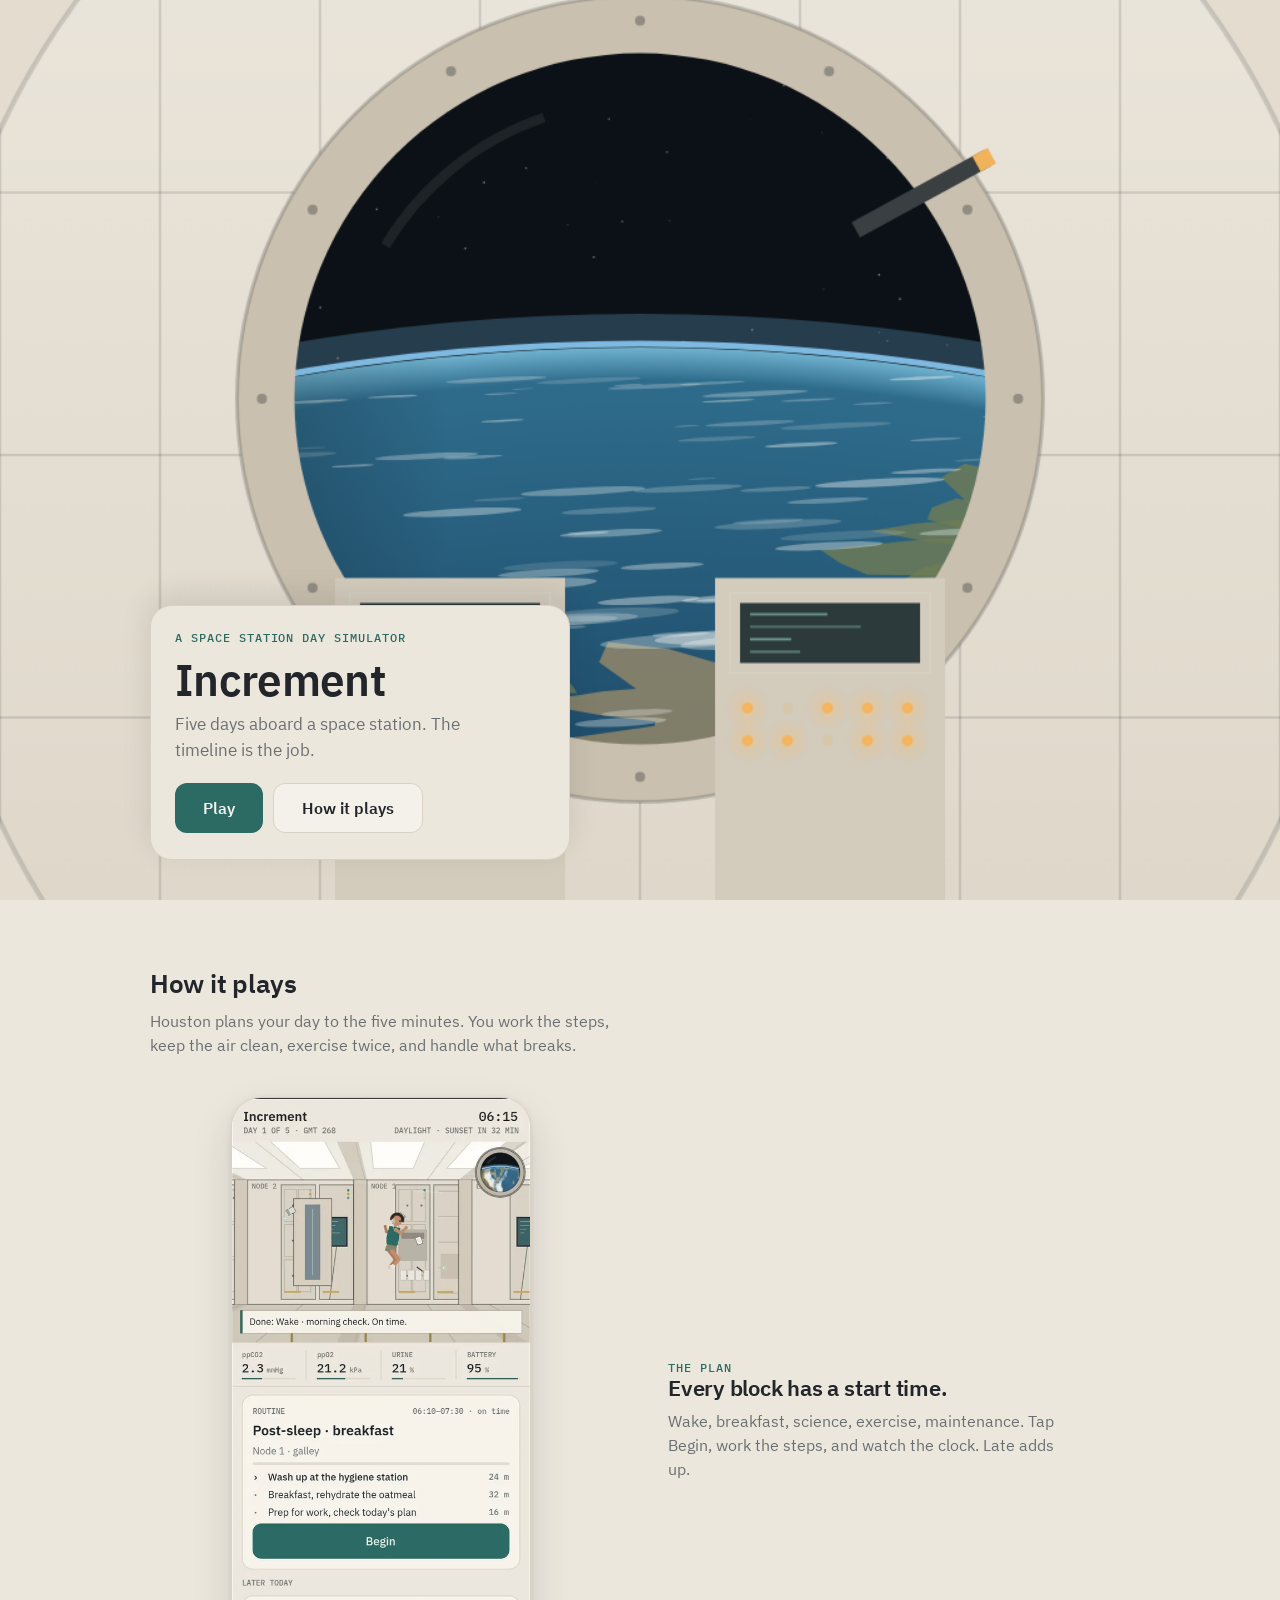
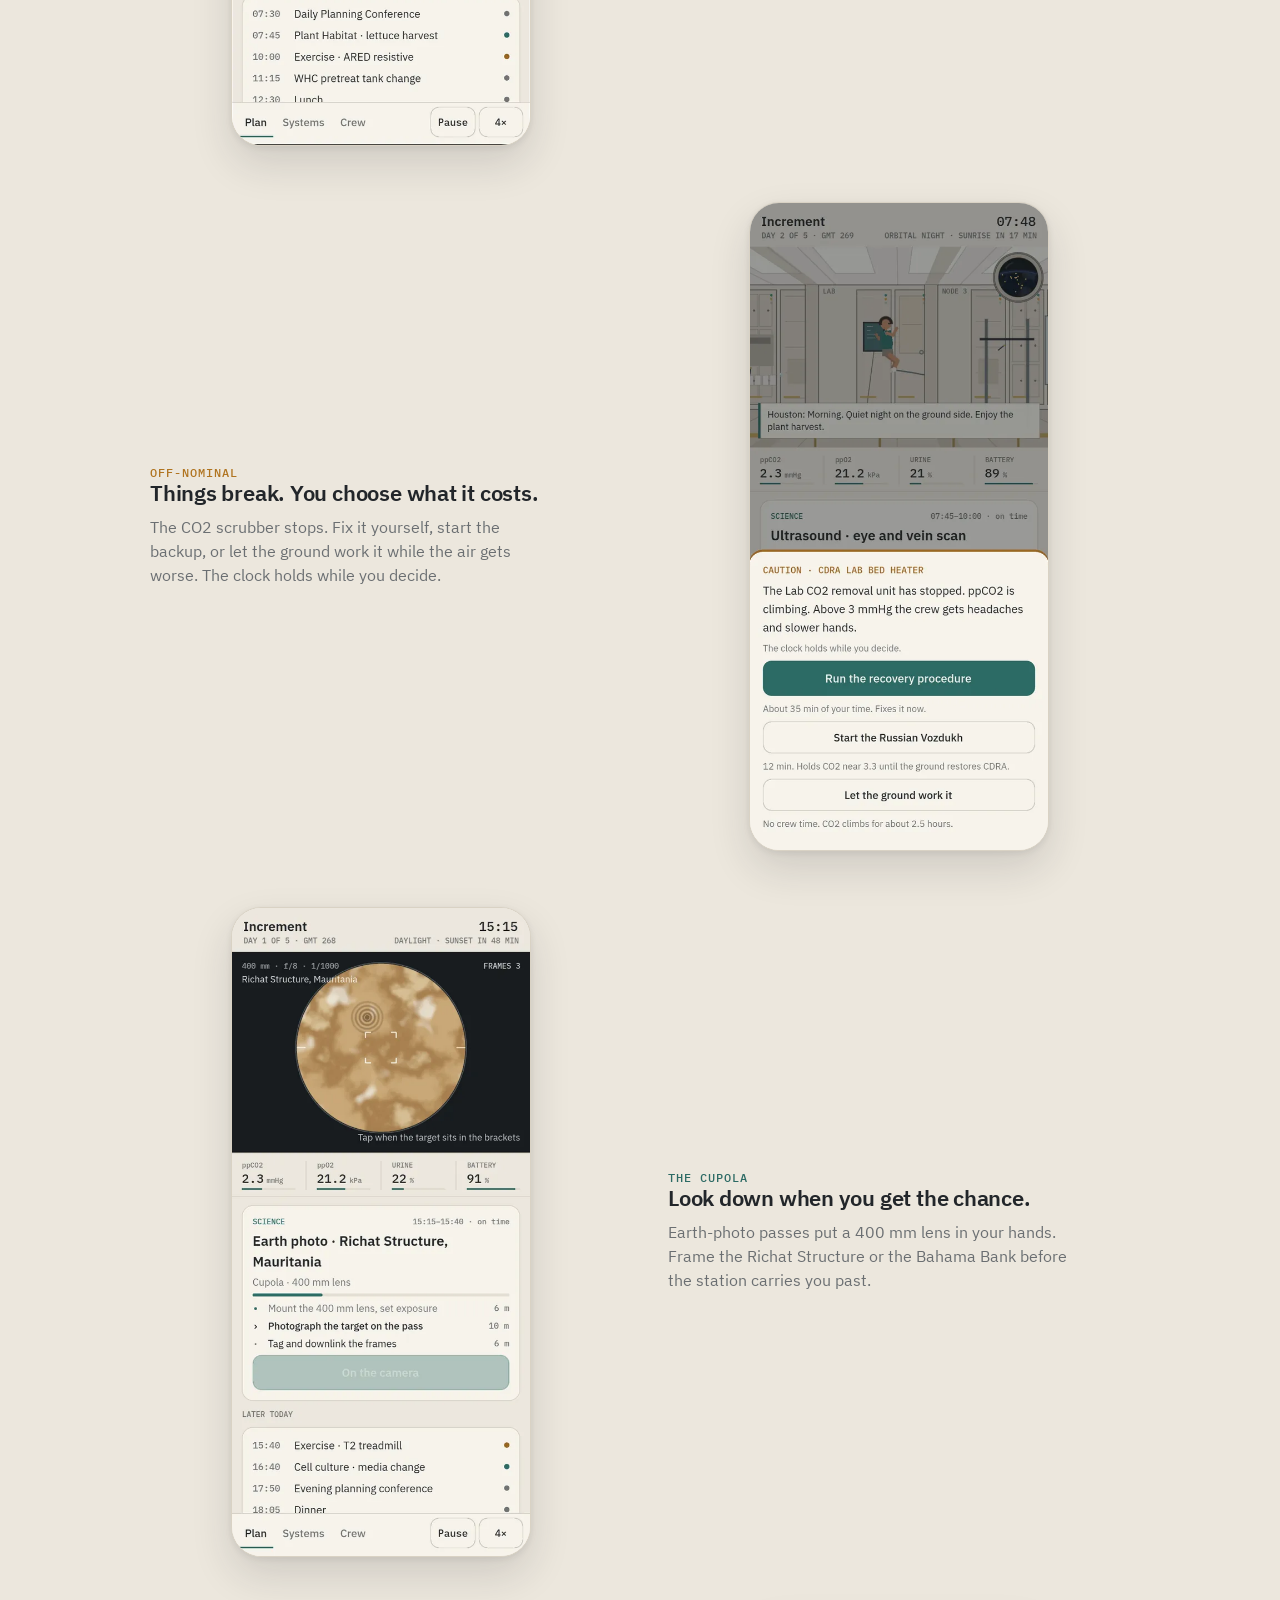
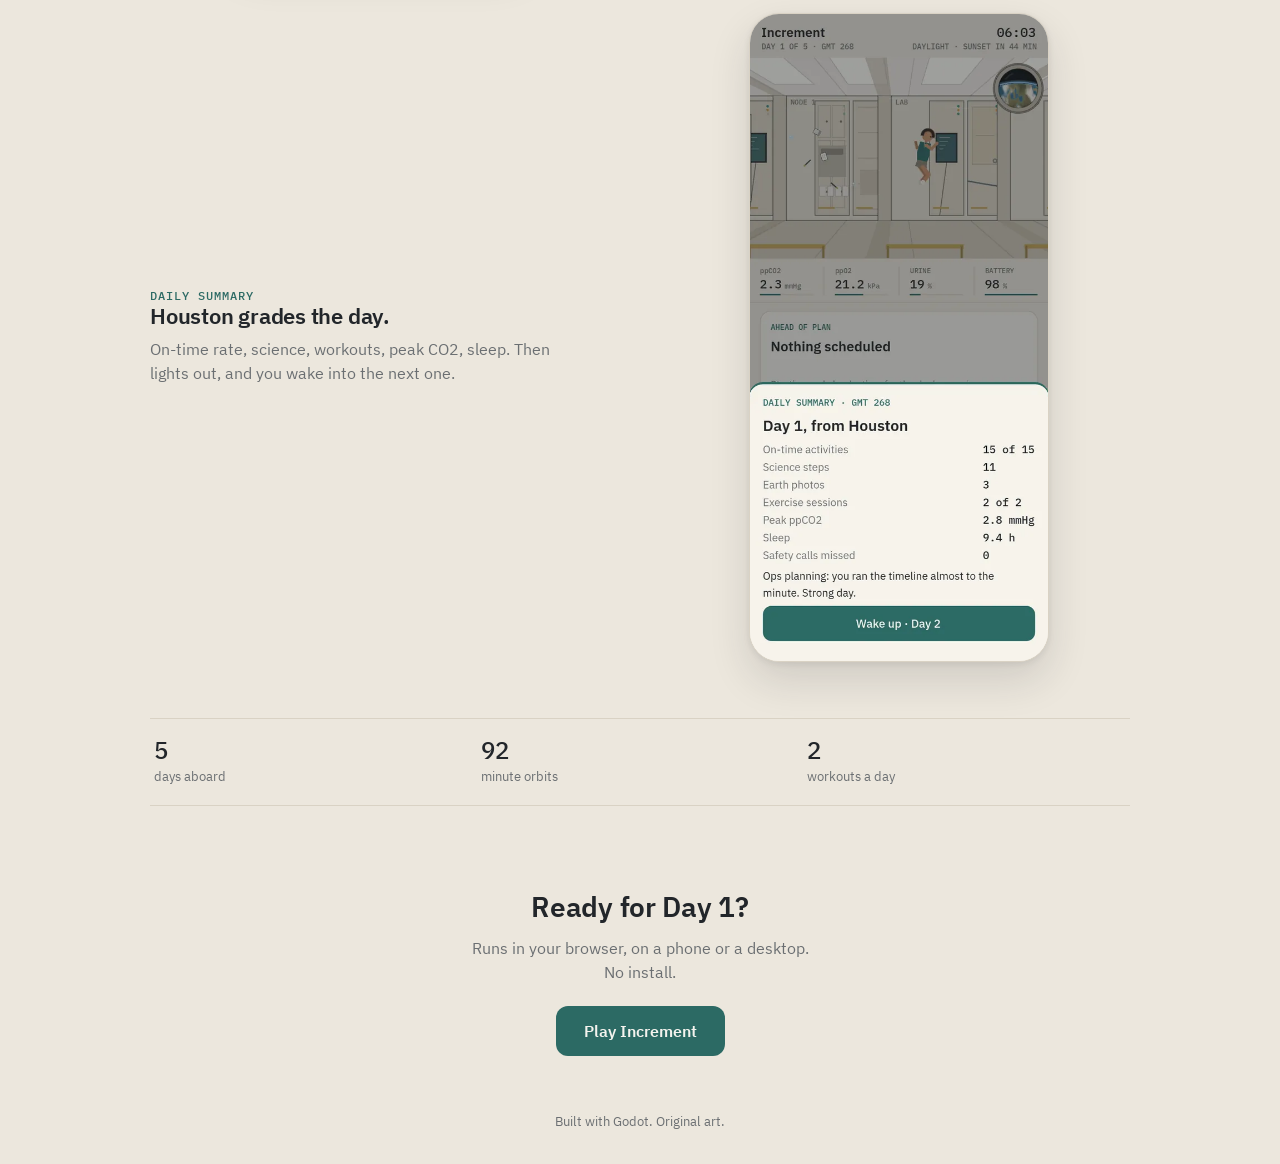
<file: index.html>
<!doctype html>
<html lang="en"><head><meta charset="utf-8">
<meta name="viewport" content="width=device-width,initial-scale=1,viewport-fit=cover">
<meta name="theme-color" content="#ece7dd">
<title>Increment - a space station day simulator</title>
<meta name="description" content="Five days aboard a space station. Houston plans your day to the five minutes. You work the steps, keep the air clean, exercise twice, and handle what breaks.">
<meta property="og:title" content="Increment">
<meta property="og:description" content="Five days aboard a space station. The timeline is the job.">
<meta property="og:type" content="website">
<link rel="stylesheet" href="fonts.css">
<link rel="icon" type="image/png" href="index.icon.png">
<link rel="apple-touch-icon" href="index.apple-touch-icon.png">
<style>
:root{--ivory:#ece7dd;--paper:#f4f1ea;--ink:#22262a;--muted:#6b6f72;--line:#d9d2c4;--teal:#2c6a64;--amber:#e9a64b;
  --sans:"IBM Plex Sans",-apple-system,BlinkMacSystemFont,"Segoe UI",system-ui,sans-serif;--mono:"IBM Plex Mono",ui-monospace,"SF Mono",Menlo,Consolas,monospace}
*{box-sizing:border-box}
html{background:var(--ivory);color:var(--ink);font:16px/1.5 var(--sans);-webkit-text-size-adjust:100%}
body{margin:0}
a{color:inherit}
.hero{position:relative;height:100svh;min-height:560px;overflow:hidden;background:#0d1114}
#hero{position:absolute;inset:0}
.hero-copy{position:absolute;left:0;right:0;bottom:0;padding:26px 24px calc(26px + env(safe-area-inset-bottom));
  background:var(--ivory);border-top:1px solid var(--line);border-radius:22px 22px 0 0;box-shadow:0 -10px 30px rgba(20,24,27,.10)}
.inner{max-width:980px;margin:0 auto}
.eyebrow{font:500 12px/1 var(--mono);letter-spacing:.08em;text-transform:uppercase;color:var(--teal);margin:0 0 12px}
h1{font-weight:600;font-size:34px;line-height:1.1;letter-spacing:-.015em;margin:0 0 8px}
.lede{margin:0 0 20px;color:var(--muted);max-width:34ch;font-size:17px}
.actions{display:flex;gap:10px;align-items:center;flex-wrap:wrap}
.btn{display:inline-flex;align-items:center;justify-content:center;min-height:50px;padding:0 28px;border-radius:12px;font-weight:600;text-decoration:none;font-size:16px;transition:transform .12s}
.btn:active{transform:scale(.97)}
.btn.primary{background:var(--teal);color:#f4f3ee}
.btn.ghost{color:var(--ink);border:1px solid var(--line);background:var(--paper)}
section.how{padding:64px 24px 24px}
.how h2{font-size:26px;letter-spacing:-.01em;margin:0 0 6px;font-weight:600}
.how .sub{color:var(--muted);margin:0 0 40px;max-width:46ch}
.row{display:grid;gap:22px;align-items:center;margin:0 0 56px}
.phone{justify-self:center;width:min(78vw,300px);aspect-ratio:390/844;border-radius:30px;overflow:hidden;background:var(--paper);
  border:1px solid var(--line);box-shadow:0 18px 40px rgba(34,38,42,.14),0 2px 6px rgba(34,38,42,.08)}
.phone img{width:100%;height:100%;object-fit:cover;display:block}
.tag{font:500 12px/1 var(--mono);letter-spacing:.08em;text-transform:uppercase;margin:0 0 10px}
.tag.teal{color:var(--teal)}.tag.amber{color:#b07420}
.row h3{font-size:22px;line-height:1.25;margin:0 0 8px;font-weight:600;letter-spacing:-.01em}
.row p{margin:0;color:var(--muted);max-width:40ch}
.facts{display:grid;grid-template-columns:repeat(3,1fr);border-top:1px solid var(--line);border-bottom:1px solid var(--line);margin:8px 0 0}
.facts div{padding:18px 4px}
.facts b{display:block;font:500 24px/1.1 var(--mono);color:var(--ink)}
.facts span{font-size:13px;color:var(--muted)}
.cta{padding:56px 24px calc(56px + env(safe-area-inset-bottom));text-align:center}
.cta h2{font-size:28px;margin:0 0 8px;font-weight:600;letter-spacing:-.01em}
.cta p{color:var(--muted);margin:0 auto 22px;max-width:36ch}
footer{padding:0 24px 32px;text-align:center;font-size:13px;color:var(--muted)}
.reveal{opacity:0;transform:translateY(18px);transition:opacity .6s ease,transform .6s ease}
.reveal.in{opacity:1;transform:none}
@media (prefers-reduced-motion:reduce){.reveal{opacity:1;transform:none;transition:none}}
@media (min-width:760px){
  .hero-copy{left:auto;right:auto;bottom:40px;margin-left:max(24px,calc((100vw - 980px)/2));width:420px;border-radius:22px;border:1px solid var(--line)}
  h1{font-size:44px}
  .row{grid-template-columns:1fr 1fr;gap:56px}
  .row:nth-child(even) .phone{order:2}
  .phone{width:300px}
}
@media (orientation:landscape) and (max-height:600px){
  .hero{height:100svh;min-height:0}
  .hero-copy{left:16px;right:auto;bottom:16px;margin-left:0;width:min(420px,calc(100vw - 32px));padding:18px;border-radius:16px}
  .hero-copy .eyebrow{margin-bottom:7px}
  .hero-copy h1{font-size:30px;margin-bottom:5px}
  .hero-copy .lede{font-size:15px;margin-bottom:12px}
  .hero-copy .btn{min-height:44px}
}
</style></head>
<body>
<header class="hero">
  <div id="hero" aria-hidden="true"></div>
  <div class="hero-copy">
    <p class="eyebrow">A space station day simulator</p>
    <h1>Increment</h1>
    <p class="lede">Five days aboard a space station. The timeline is the job.</p>
    <div class="actions"><a class="btn primary" href="./play.html">Play</a><a class="btn ghost" href="#how">How it plays</a></div>
  </div>
</header>

<main>
<section class="how" id="how"><div class="inner">
  <h2>How it plays</h2>
  <p class="sub">Houston plans your day to the five minutes. You work the steps, keep the air clean, exercise twice, and handle what breaks.</p>

  <div class="row reveal">
    <div class="phone"><img data-shot="plan" alt="The day plan: breakfast block with its steps and a Begin button, the station interior above" width="390" height="844"></div>
    <div><p class="tag teal">The plan</p><h3>Every block has a start time.</h3><p>Wake, breakfast, science, exercise, maintenance. Tap Begin, work the steps, and watch the clock. Late adds up.</p></div>
  </div>

  <div class="row reveal">
    <div class="phone"><img data-shot="alarm" alt="A caution sheet: the Lab CO2 removal unit has stopped, with three recovery options" width="390" height="844"></div>
    <div><p class="tag amber">Off-nominal</p><h3>Things break. You choose what it costs.</h3><p>The CO2 scrubber stops. Fix it yourself, start the backup, or let the ground work it while the air gets worse. The clock holds while you decide.</p></div>
  </div>

  <div class="row reveal">
    <div class="phone"><img data-shot="camera" alt="The Cupola camera framing the Richat Structure in the Sahara" width="390" height="844"></div>
    <div><p class="tag teal">The Cupola</p><h3>Look down when you get the chance.</h3><p>Earth-photo passes put a 400 mm lens in your hands. Frame the Richat Structure or the Bahama Bank before the station carries you past.</p></div>
  </div>

  <div class="row reveal">
    <div class="phone"><img data-shot="summary" alt="The daily summary from Houston: on-time activities, science, exercise, peak CO2 and sleep" width="390" height="844"></div>
    <div><p class="tag teal">Daily summary</p><h3>Houston grades the day.</h3><p>On-time rate, science, workouts, peak CO2, sleep. Then lights out, and you wake into the next one.</p></div>
  </div>

  <div class="facts reveal"><div><b>5</b><span>days aboard</span></div><div><b>92</b><span>minute orbits</span></div><div><b>2</b><span>workouts a day</span></div></div>
</div></section>

<section class="cta reveal"><div class="inner">
  <h2>Ready for Day 1?</h2>
  <p>Runs in your browser, on a phone or a desktop. No install.</p>
  <a class="btn primary" href="./play.html">Play Increment</a>
</div></section>
</main>
<footer>Built with Godot. Original art.</footer>

<script type="module">
import { mountHero } from './hero.js';
const q = new URLSearchParams(location.search).get('hero');
try { mountHero(document.getElementById('hero'), { force: q || undefined }); } catch (e) { console.error(e); }
const shots = { plan: './shot-plan.js', alarm: './shot-alarm.js', camera: './shot-camera.js', summary: './shot-summary.js' };
const load = (img) => { const k = img.dataset.shot; if (!k || img.src) return; import(shots[k]).then(m => { img.src = m.default; }).catch(e => console.error(e)); };
const els = document.querySelectorAll('.reveal');
if ('IntersectionObserver' in window) {
  const io = new IntersectionObserver((es) => es.forEach(e => { if (e.isIntersecting) { e.target.classList.add('in'); e.target.querySelectorAll('img[data-shot]').forEach(load); io.unobserve(e.target); } }), { rootMargin: '0px 0px 25% 0px', threshold: 0.05 });
  els.forEach(el => io.observe(el));
} else { els.forEach(el => { el.classList.add('in'); el.querySelectorAll('img[data-shot]').forEach(load); }); }
</script>
</body></html>
</file>
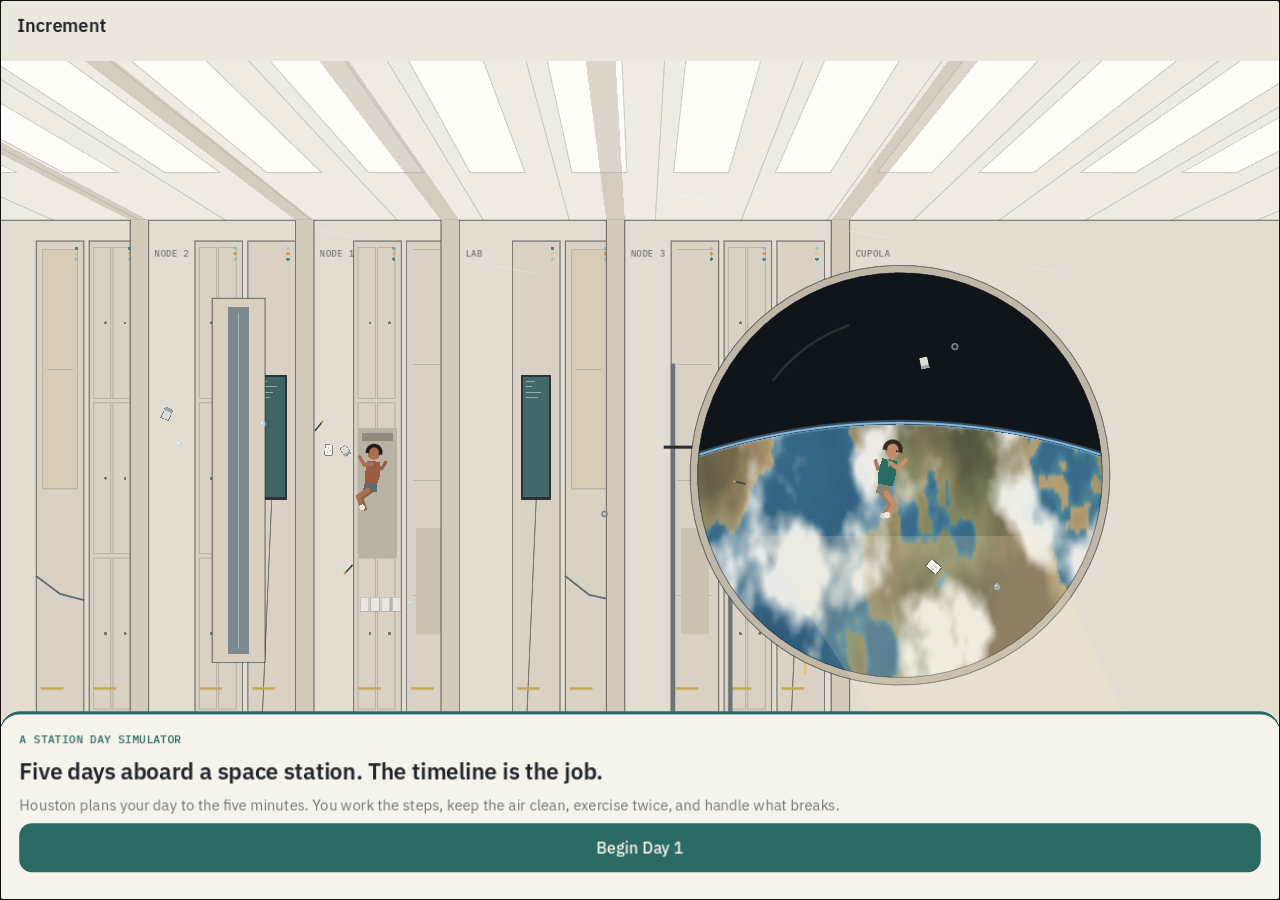
<file: play.html>
<!DOCTYPE html>
<html lang="en">
<head>
<meta charset="utf-8">
<meta name="viewport" content="width=device-width, initial-scale=1, viewport-fit=cover, user-scalable=no">
<meta name="theme-color" content="#ece7dd">
<title>Increment</title>
<style>
html,body{margin:0;height:100%;background:#ece7dd;overflow:hidden;touch-action:none}
#canvas{display:block;width:100%;height:100%}
#boot{pointer-events:none;position:fixed;inset:0;display:flex;flex-direction:column;justify-content:center;padding:0 32px;font:15px/1.45 -apple-system,system-ui,sans-serif;color:#22262a;background:#ece7dd;transition:opacity .4s}
#boot h1{font-weight:600;font-size:22px;margin:0 0 4px}
#boot p{margin:0 0 22px;color:#6f7376}
#bar{height:3px;background:#dcd5c8;border-radius:2px;overflow:hidden;max-width:320px}
#fill{height:100%;width:0;background:#2c6a64;transition:width .2s}
#msg{margin-top:14px;font-size:13px;color:#6f7376}
</style>
<link id="-gd-engine-icon" rel="icon" type="image/png" href="index.icon.png" />
<link rel="apple-touch-icon" href="index.apple-touch-icon.png"/>

</head>
<body>
<canvas id="canvas">Your browser can't show this game.</canvas>
<div id="boot"><h1>Increment</h1><p>Five days aboard a space station.</p><div id="bar"><div id="fill"></div></div><div id="msg">Loading the station</div></div>
<script>
/* index.wasm is served in two parts (GitHub web upload limit); join them on fetch.
   index.pck is served as base64 text in pck/part0-7.b64; join and decode it on fetch. */
(function(){const of=window.fetch.bind(window);window.fetch=function(u,o){const s=typeof u==='string'?u:(u&&u.url)||'';if(/(^|\/)index\.pck(\?|$)/.test(s)){return Promise.all([0,1,2,3,4,5,6].map(i=>of('pck/part'+i+'.b64',o).then(r=>{if(!r.ok)throw new Error('missing pck part '+i);return r.text();}))).then(ts=>{const b=atob(ts.join('').replace(/\s+/g,''));const a=new Uint8Array(b.length);for(let i=0;i<b.length;i++)a[i]=b.charCodeAt(i);return new Response(new Blob([a]),{status:200,headers:{'Content-Type':'application/octet-stream','Content-Length':String(a.length)}});});}if(/(^|\/)index\.wasm(\?|$)/.test(s)){return Promise.all(['index.wasm.part0','index.wasm.part1'].map(n=>of(n,o).then(r=>{if(!r.ok)throw new Error('missing '+n);return r.blob();}))).then(bs=>new Response(new Blob(bs),{status:200,headers:{'Content-Type':'application/wasm'}}));}return of(u,o);};})();
</script>
<script src="index.js"></script>
<script>
const GODOT_CONFIG = {"args":[],"canvasResizePolicy":2,"emscriptenPoolSize":8,"ensureCrossOriginIsolationHeaders":true,"executable":"index","experimentalVK":false,"fileSizes":{"index.pck":528632,"index.wasm":39514754},"focusCanvas":true,"gdextensionLibs":[],"godotPoolSize":4};
const engine = new Engine(GODOT_CONFIG);
const boot = document.getElementById('boot'), fill = document.getElementById('fill'), msg = document.getElementById('msg');
function fail(){ fill.style.background='#a5432f'; msg.textContent="This browser couldn't start the game. Try a recent Chrome or Safari with WebGL turned on."; }
const missing = Engine.getMissingFeatures({threads:false});
if (missing.length) { fail(); } else {
  engine.startGame({onProgress:(c,t)=>{ if(t>0) fill.style.width=(100*c/t)+'%'; }})
    .then(()=>{ boot.style.opacity=0; setTimeout(()=>boot.remove(),450); })
    .catch((e)=>{ console.error(e); fail(); });
}
</script>
</body>
</html>
</file>
<file: fonts.css>
/* IBM Plex, SIL Open Font License 1.1, https://github.com/IBM/plex - latin subset */
@font-face{font-family:'IBM Plex Sans';font-style:normal;font-weight:400;font-display:swap;src:url([data-uri]) format('woff2')}
@font-face{font-family:'IBM Plex Sans';font-style:normal;font-weight:600;font-display:swap;src:url([data-uri]) format('woff2')}
@font-face{font-family:'IBM Plex Mono';font-style:normal;font-weight:500;font-display:swap;src:url([data-uri]) format('woff2')}
</file>
